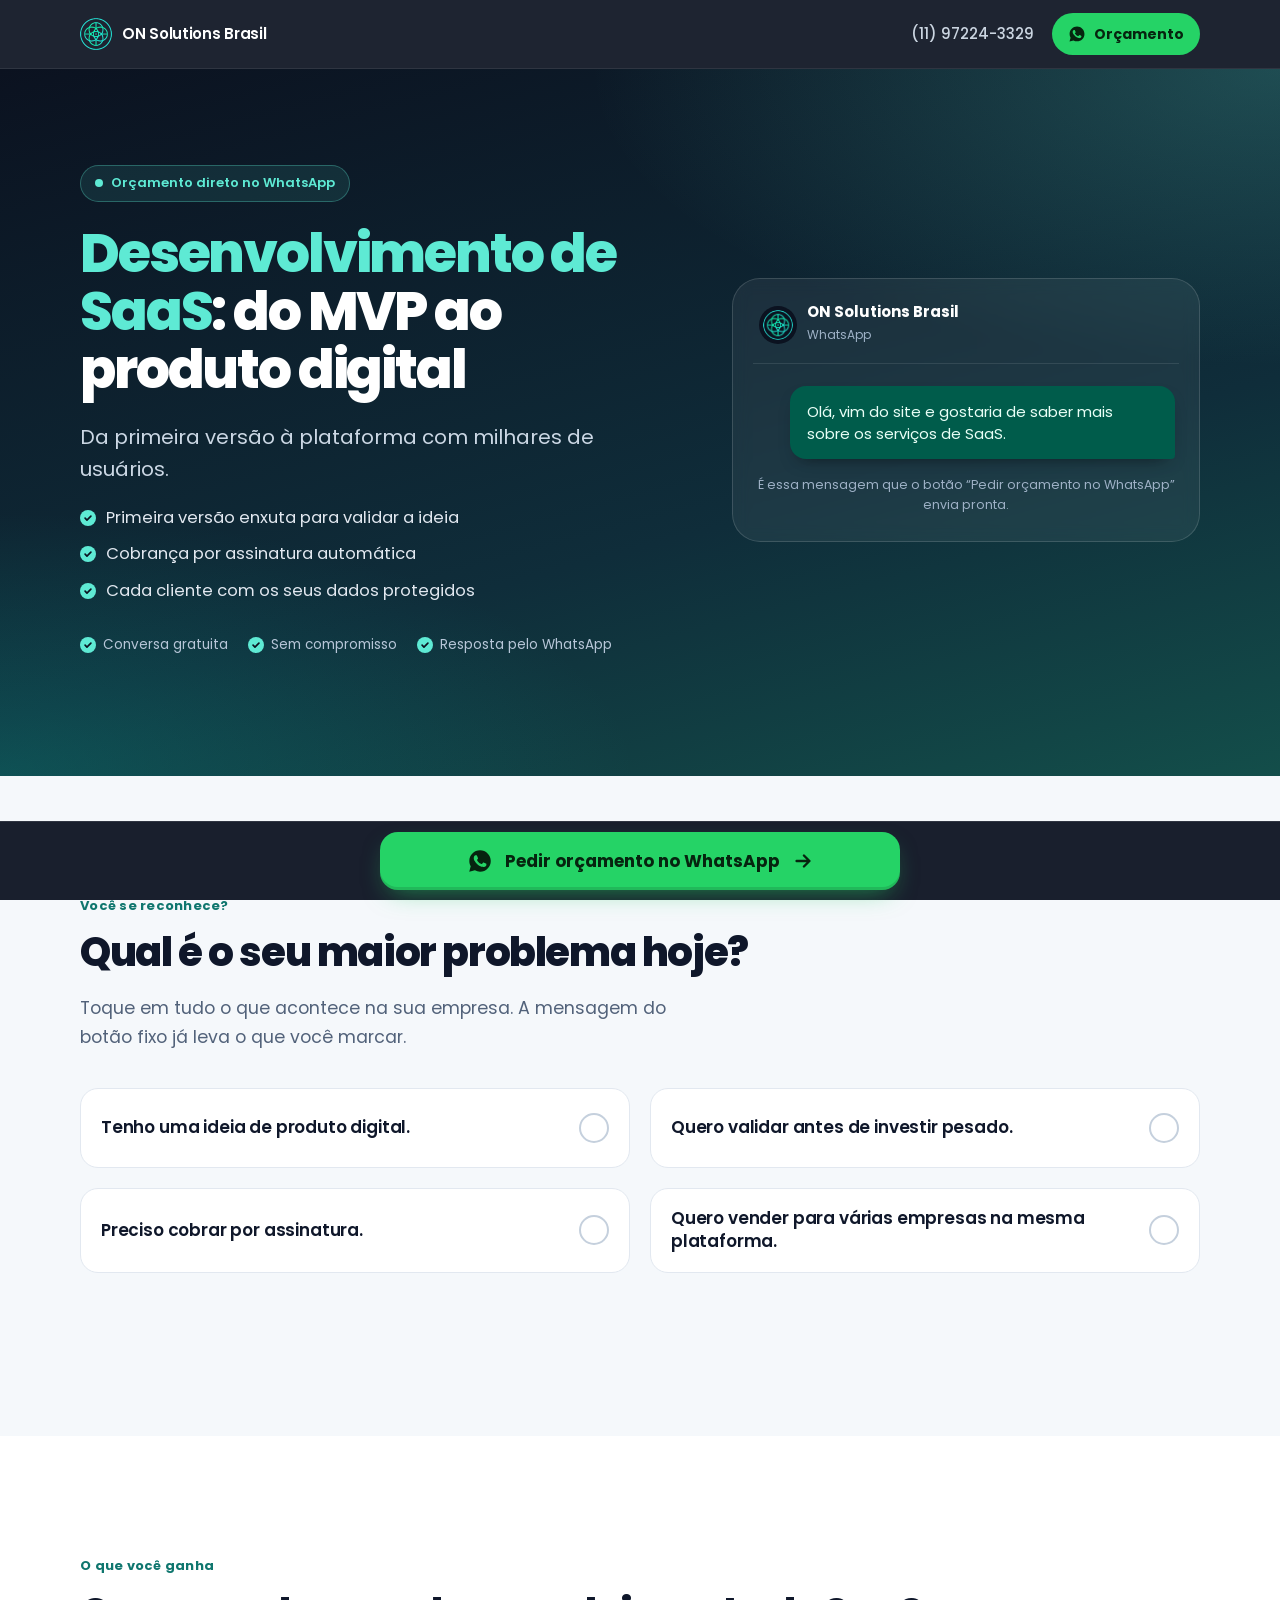
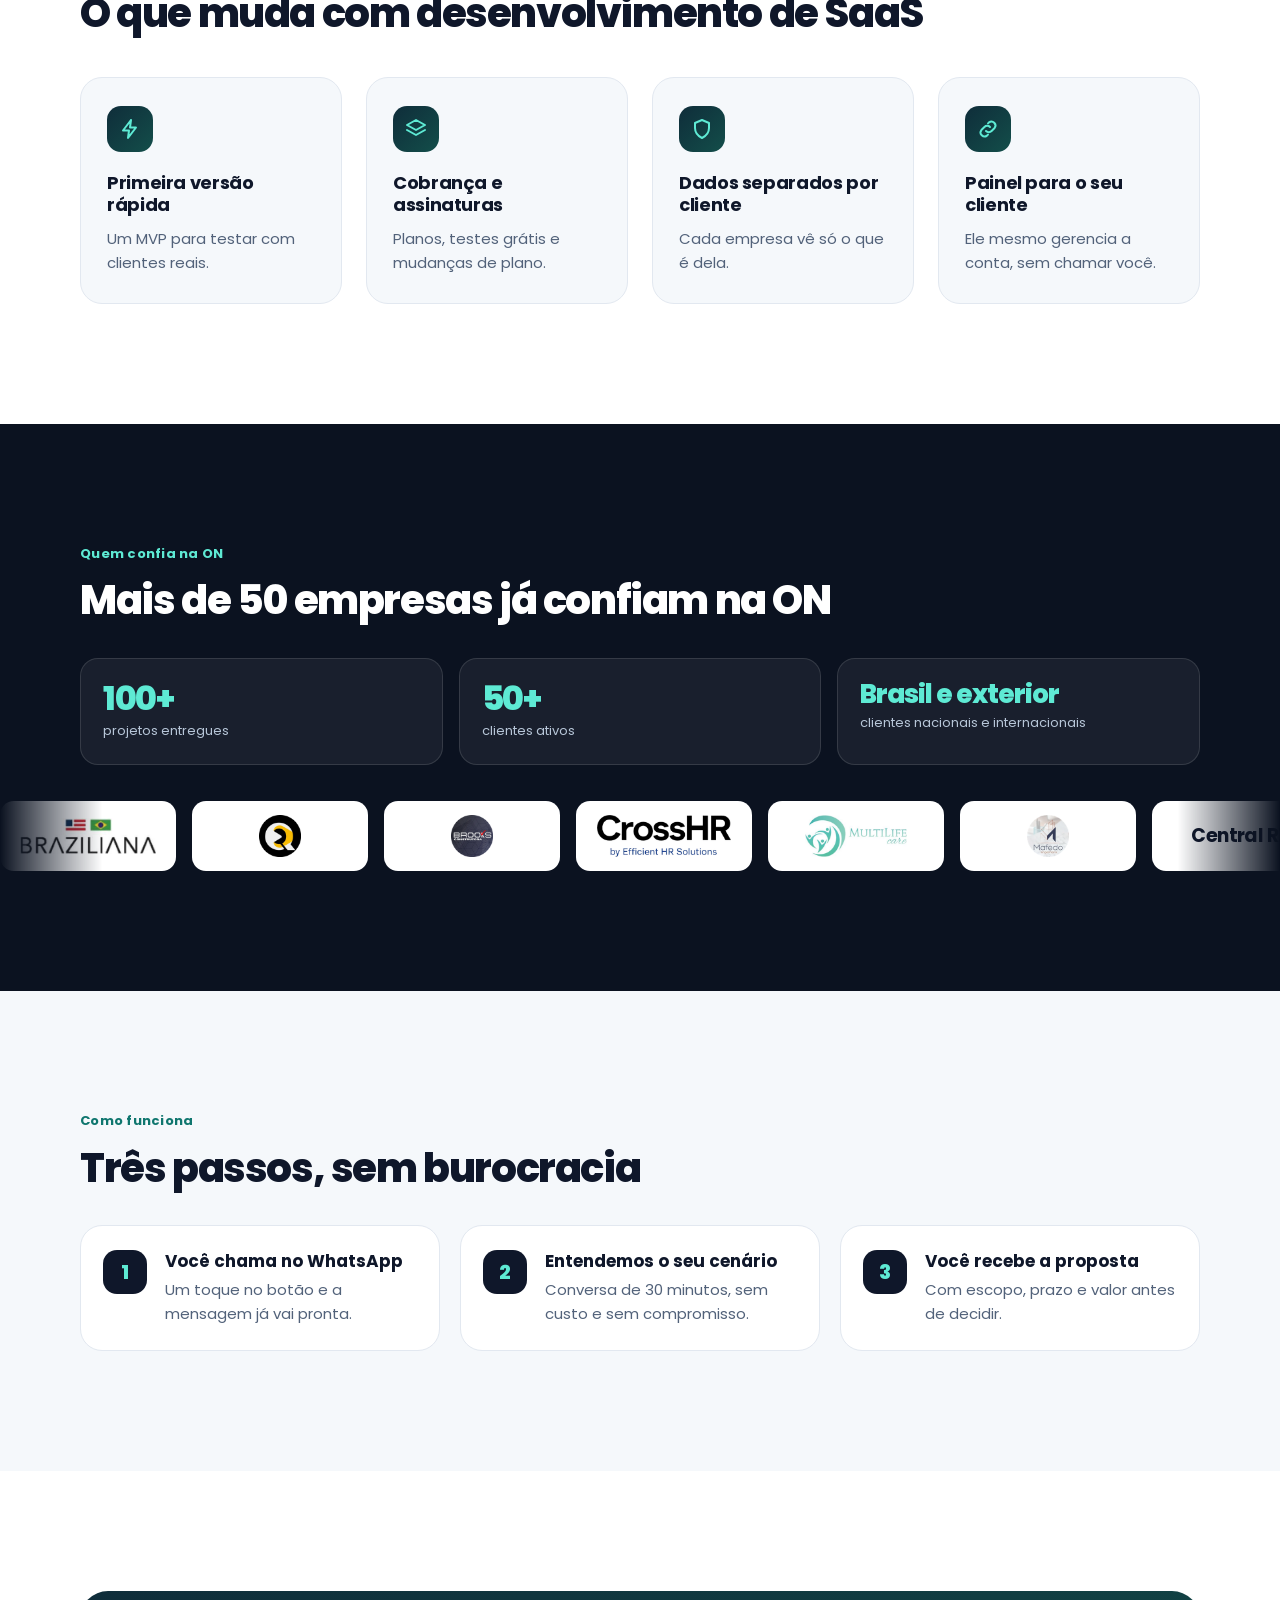
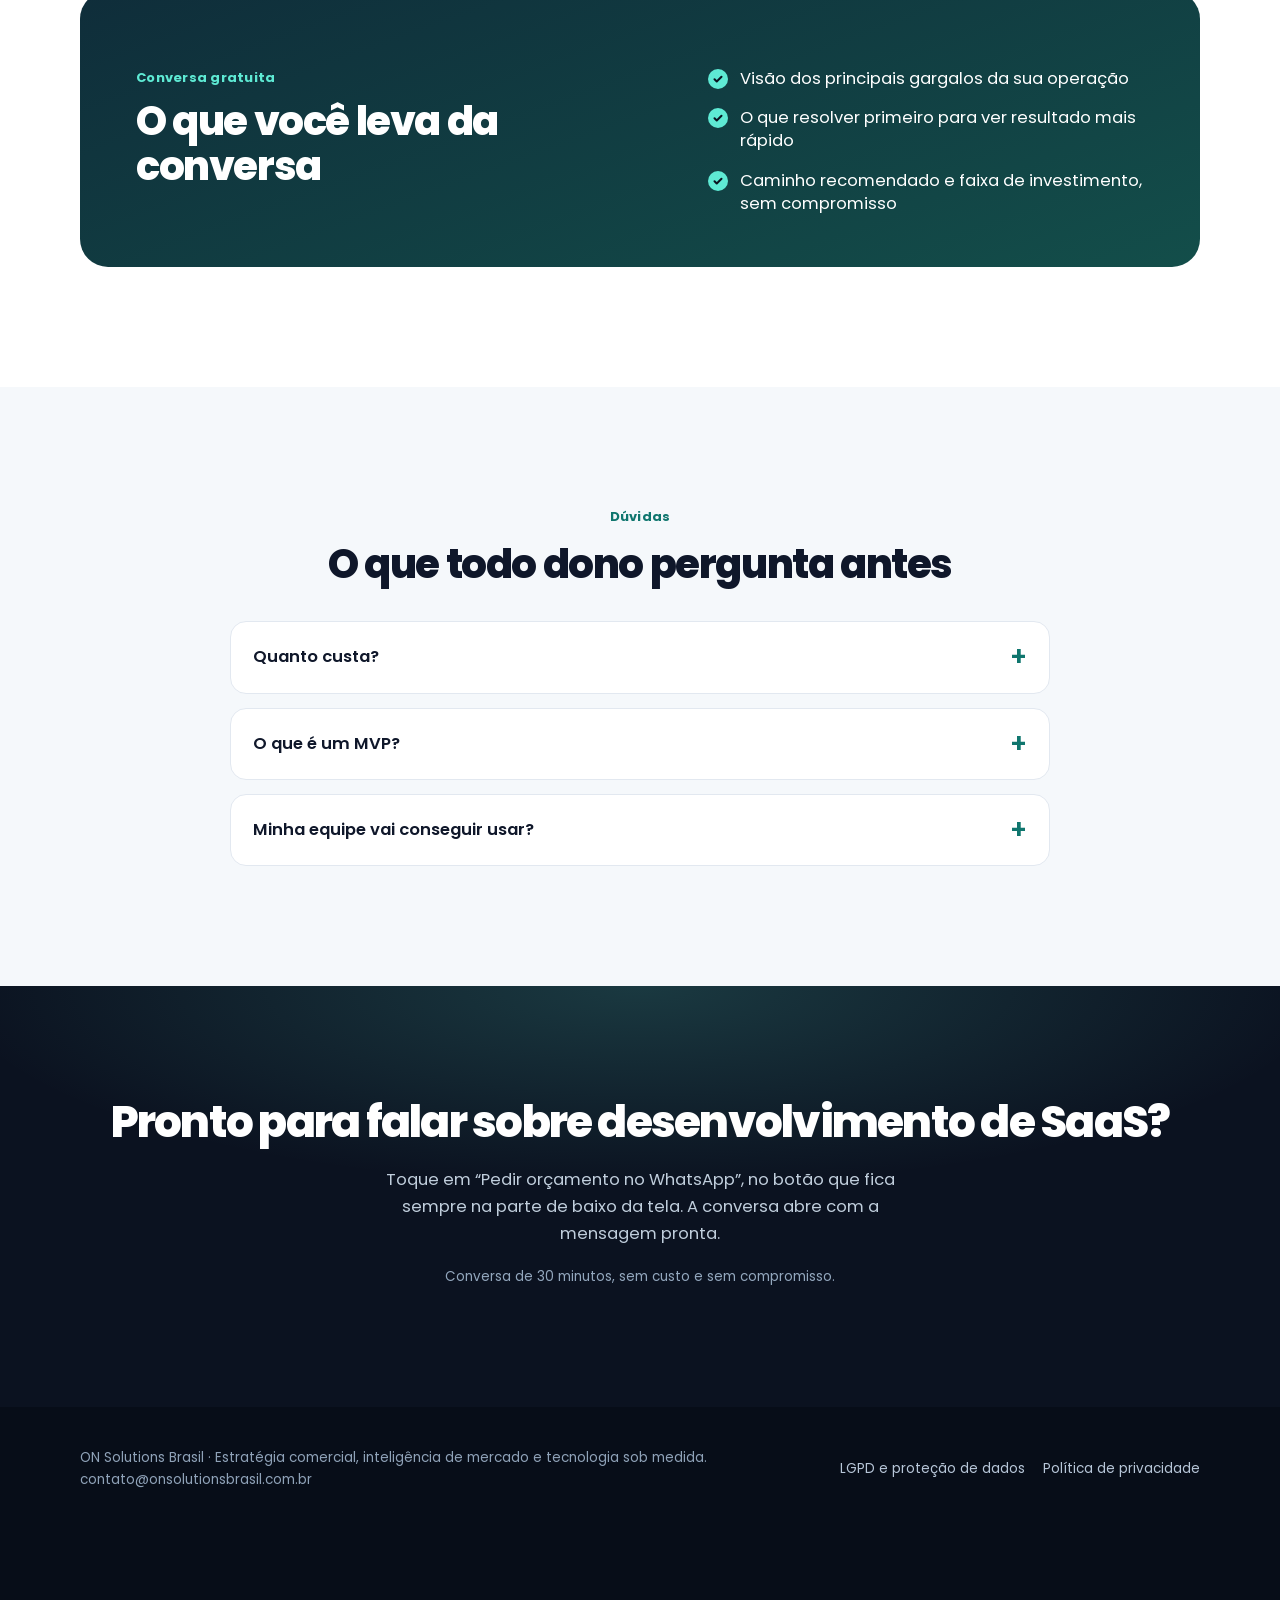
<file: index.html>
﻿<!DOCTYPE html>
<html lang="pt-BR">
<head>
<meta charset="UTF-8">
<meta name="viewport" content="width=device-width, initial-scale=1, viewport-fit=cover">
<meta name="theme-color" content="#0B1220">
<title>Desenvolvimento de SaaS | ON Solutions Brasil</title>
<meta name="description" content="Da primeira versão à plataforma com milhares de usuários.">
<meta name="robots" content="noindex,follow">
<link rel="canonical" href="https://onsolutionsbrasil.com.br/lp/desenvolvimento-de-saas/">
<link rel="icon" type="image/png" href="assets/img/favicon.png?v=2">
<link rel="apple-touch-icon" href="assets/img/favicon.png?v=2">
<link rel="preconnect" href="https://fonts.googleapis.com">
<link rel="preconnect" href="https://fonts.gstatic.com" crossorigin>
<link href="https://fonts.googleapis.com/css2?family=Poppins:wght@400;500;600;700;800&display=swap" rel="stylesheet">
<link rel="stylesheet" href="css/styles.css">
</head>
<body class="l2">
<header class="top"><div class="w top-in">
  <span class="brand"><img src="assets/img/favicon.png?v=2" alt="" width="32" height="32"><span>ON Solutions<span class="br"> Brasil</span></span></span>
  <div class="top-r">
    <a class="top-phone" data-wa="Olá, vim do site e gostaria de saber mais sobre os serviços de SaaS." data-pos="topo-telefone" data-wa-main href="#">(11) 97224-3329</a>
    <a class="top-btn" data-wa="Olá, vim do site e gostaria de saber mais sobre os serviços de SaaS." data-pos="topo" data-wa-main href="#"><svg viewBox="0 0 24 24" aria-hidden="true"><path d="M12.04 2C6.58 2 2.13 6.45 2.13 11.91c0 1.75.46 3.45 1.32 4.95L2.05 22l5.25-1.38a9.9 9.9 0 0 0 4.74 1.21c5.46 0 9.91-4.45 9.91-9.91S17.5 2 12.04 2Zm5.8 14.1c-.25.69-1.45 1.32-2 1.37-.5.05-1.13.07-1.82-.11-.42-.13-.96-.31-1.65-.6-2.9-1.25-4.8-4.17-4.95-4.36-.14-.19-1.18-1.57-1.18-3s.75-2.13 1.02-2.42c.26-.29.57-.36.76-.36h.55c.18 0 .42-.07.65.5.25.58.83 2 .9 2.15.07.14.12.31.02.5-.09.19-.14.31-.28.48-.14.17-.3.37-.43.5-.14.14-.29.29-.12.58.17.29.74 1.22 1.59 1.97 1.09.97 2.01 1.27 2.3 1.41.29.14.46.12.63-.07.17-.19.72-.84.91-1.13.19-.29.38-.24.65-.14.26.1 1.67.79 1.96.93.29.14.48.22.55.34.07.12.07.7-.18 1.39Z"/></svg>Orçamento</a>
  </div>
</div></header>
<main class="view" data-kind="lp2" data-route="lp/desenvolvimento-de-saas" data-service="SaaS" data-title="Desenvolvimento de SaaS | ON Solutions Brasil">
<section class="hero">
  <div class="w hero-grid">
    <div>
      <span class="badge"><i></i>Orçamento direto no WhatsApp</span>
      <h1 class="h"><mark>Desenvolvimento de SaaS</mark>: do MVP ao produto digital</h1>
      <p class="sub">Da primeira versão à plataforma com milhares de usuários.</p>
      <ul class="points"><li>Primeira versão enxuta para validar a ideia</li><li>Cobrança por assinatura automática</li><li>Cada cliente com os seus dados protegidos</li></ul>
      <div class="trust"><span>Conversa gratuita</span><span>Sem compromisso</span><span>Resposta pelo WhatsApp</span></div>
    </div>
    <div class="chat">
      <div class="chat-head"><img src="assets/img/favicon.png?v=2" alt="" width="38" height="38"><div><b>ON Solutions Brasil</b><small>WhatsApp</small></div></div>
      <div class="chat-body">
        <div class="bubble" data-bubble>Olá, vim do site e gostaria de saber mais sobre os serviços de SaaS.</div>
        <div class="chat-hint">É essa mensagem que o botão “Pedir orçamento no WhatsApp” envia pronta.</div>
      </div>
    </div>
  </div>
</section>
<section class="sec" id="dores">
  <div class="w">
    <div class="eyebrow">Você se reconhece?</div>
    <h2 class="t2">Qual é o seu maior problema hoje?</h2>
    <p class="lead2">Toque em tudo o que acontece na sua empresa. A mensagem do botão fixo já leva o que você marcar.</p>
    <div class="pains" role="group" aria-label="Seu maior desafio"><button type="button" class="pain" aria-pressed="false" data-q="Tenho uma ideia de produto digital."><span class="qt">Tenho uma ideia de produto digital.</span><span class="ck"><svg viewBox="0 0 24 24" aria-hidden="true"><path d="M5 12.5l4.5 4.5L19 7.5"/></svg></span></button><button type="button" class="pain" aria-pressed="false" data-q="Quero validar antes de investir pesado."><span class="qt">Quero validar antes de investir pesado.</span><span class="ck"><svg viewBox="0 0 24 24" aria-hidden="true"><path d="M5 12.5l4.5 4.5L19 7.5"/></svg></span></button><button type="button" class="pain" aria-pressed="false" data-q="Preciso cobrar por assinatura."><span class="qt">Preciso cobrar por assinatura.</span><span class="ck"><svg viewBox="0 0 24 24" aria-hidden="true"><path d="M5 12.5l4.5 4.5L19 7.5"/></svg></span></button><button type="button" class="pain" aria-pressed="false" data-q="Quero vender para várias empresas na mesma plataforma."><span class="qt">Quero vender para várias empresas na mesma plataforma.</span><span class="ck"><svg viewBox="0 0 24 24" aria-hidden="true"><path d="M5 12.5l4.5 4.5L19 7.5"/></svg></span></button></div>
    <p class="pains-hint" aria-live="polite" data-hint></p>
  </div>
</section>
<section class="sec sec-w" id="beneficios">
  <div class="w">
    <div class="eyebrow">O que você ganha</div>
    <h2 class="t2">O que muda com desenvolvimento de SaaS</h2>
    <div class="bens"><div class="ben"><div class="bi"><svg viewBox="0 0 24 24" aria-hidden="true"><path d="M13 3L5 13.5h6L10 21l8-10.5h-6z"/></svg></div><h3>Primeira versão rápida</h3><p>Um MVP para testar com clientes reais.</p></div><div class="ben"><div class="bi"><svg viewBox="0 0 24 24" aria-hidden="true"><path d="M12 3l9 5-9 5-9-5z"/><path d="M3 13l9 5 9-5"/></svg></div><h3>Cobrança e assinaturas</h3><p>Planos, testes grátis e mudanças de plano.</p></div><div class="ben"><div class="bi"><svg viewBox="0 0 24 24" aria-hidden="true"><path d="M12 3l7 3v5c0 4.5-3 8-7 10-4-2-7-5.5-7-10V6z"/></svg></div><h3>Dados separados por cliente</h3><p>Cada empresa vê só o que é dela.</p></div><div class="ben"><div class="bi"><svg viewBox="0 0 24 24" aria-hidden="true"><path d="M10 14a4 4 0 005.6 0l3-3a4 4 0 00-5.6-5.6l-1 1"/><path d="M14 10a4 4 0 00-5.6 0l-3 3a4 4 0 005.6 5.6l1-1"/></svg></div><h3>Painel para o seu cliente</h3><p>Ele mesmo gerencia a conta, sem chamar você.</p></div></div>
  </div>
</section>
<section class="sec proof" id="clientes">
  <div class="w">
    <div class="eyebrow">Quem confia na ON</div>
    <h2 class="t2">Mais de 50 empresas já confiam na ON</h2>
    <div class="stats">
      <div class="stat"><b>100+</b><span>projetos entregues</span></div>
      <div class="stat"><b>50+</b><span>clientes ativos</span></div>
      <div class="stat wide"><b>Brasil e exterior</b><span>clientes nacionais e internacionais</span></div>
    </div>
  </div>
  <div class="marq marquee" data-marquee aria-label="Clientes da ON Solutions"><div class="track" data-track><div class="chip"><img src="assets/img/clients/braziliana.png" alt="Logo Braziliana" decoding="async"></div><div class="chip"><img src="assets/img/clients/quatri-automacao.png" alt="Logo Quatri Automação" decoding="async"></div><div class="chip"><img src="assets/img/clients/brooks-construtora.png" alt="Logo Brooks Construtora" decoding="async"></div><div class="chip"><img src="assets/img/clients/crosshr.png" alt="Logo CrossHR" decoding="async"></div><div class="chip"><img src="assets/img/clients/multilife-care.png" alt="Logo MultiLife Care" decoding="async"></div><div class="chip"><img src="assets/img/clients/mafedo-engenharia.png" alt="Logo Mafedo Engenharia" decoding="async"></div><div class="chip"><span class="wm">Central RZ</span></div></div></div>
</section>
<section class="sec" id="como-funciona">
  <div class="w">
    <div class="eyebrow">Como funciona</div>
    <h2 class="t2">Três passos, sem burocracia</h2>
    <div class="steps2"><div class="st"><div class="n">1</div><div><b>Você chama no WhatsApp</b><p>Um toque no botão e a mensagem já vai pronta.</p></div></div><div class="st"><div class="n">2</div><div><b>Entendemos o seu cenário</b><p>Conversa de 30 minutos, sem custo e sem compromisso.</p></div></div><div class="st"><div class="n">3</div><div><b>Você recebe a proposta</b><p>Com escopo, prazo e valor antes de decidir.</p></div></div></div>
  </div>
</section>
<section class="sec sec-w" id="oferta">
  <div class="w">
    <div class="offer">
      <div>
        <div class="eyebrow" style="color:var(--mint)">Conversa gratuita</div>
        <h2 class="t2">O que você leva da conversa</h2>
      </div>
      <ul>
        <li>Visão dos principais gargalos da sua operação</li>
        <li>O que resolver primeiro para ver resultado mais rápido</li>
        <li>Caminho recomendado e faixa de investimento, sem compromisso</li>
      </ul>
    </div>
  </div>
</section>
<section class="sec" id="duvidas">
  <div class="w">
    <div class="eyebrow">Dúvidas</div>
    <h2 class="t2">O que todo dono pergunta antes</h2>
    <div class="faq"><details><summary>Quanto custa?</summary><p>Depende do que a sua empresa precisa. Na conversa gratuita entendemos o seu cenário e você recebe uma proposta com escopo, prazo e valor antes de decidir.</p></details><details><summary>O que é um MVP?</summary><p>É a primeira versão enxuta do produto, para testar com clientes reais antes de investir no resto.</p></details><details><summary>Minha equipe vai conseguir usar?</summary><p>A solução é desenhada em cima da rotina que sua equipe já tem, e não o contrário. Treinamos o time e acompanhamos o início de uso até todo mundo estar seguro.</p></details></div>
  </div>
</section>
<section class="final" id="conversa">
  <div class="w">
    <h2 class="h2 final-t">Pronto para falar sobre desenvolvimento de SaaS?</h2>
    <p class="lead3">Toque em “Pedir orçamento no WhatsApp”, no botão que fica sempre na parte de baixo da tela. A conversa abre com a mensagem pronta.</p>
    <p class="note">Conversa de 30 minutos, sem custo e sem compromisso.</p>
  </div>
</section>
</main>
<footer class="foot"><div class="w foot-in">
  <div>ON Solutions Brasil · Estratégia comercial, inteligência de mercado e tecnologia sob medida.<br>contato@onsolutionsbrasil.com.br</div>
  <div class="lk"><a href="lgpd.html">LGPD e proteção de dados</a><a href="politica-de-privacidade.html">Política de privacidade</a></div>
</div></footer>
<div class="sticky"><a class="cta" data-wa="Olá, vim do site e gostaria de saber mais sobre os serviços de SaaS." data-pos="barra-fixa" data-wa-main href="#"><svg viewBox="0 0 24 24" aria-hidden="true"><path d="M12.04 2C6.58 2 2.13 6.45 2.13 11.91c0 1.75.46 3.45 1.32 4.95L2.05 22l5.25-1.38a9.9 9.9 0 0 0 4.74 1.21c5.46 0 9.91-4.45 9.91-9.91S17.5 2 12.04 2Zm5.8 14.1c-.25.69-1.45 1.32-2 1.37-.5.05-1.13.07-1.82-.11-.42-.13-.96-.31-1.65-.6-2.9-1.25-4.8-4.17-4.95-4.36-.14-.19-1.18-1.57-1.18-3s.75-2.13 1.02-2.42c.26-.29.57-.36.76-.36h.55c.18 0 .42-.07.65.5.25.58.83 2 .9 2.15.07.14.12.31.02.5-.09.19-.14.31-.28.48-.14.17-.3.37-.43.5-.14.14-.29.29-.12.58.17.29.74 1.22 1.59 1.97 1.09.97 2.01 1.27 2.3 1.41.29.14.46.12.63-.07.17-.19.72-.84.91-1.13.19-.29.38-.24.65-.14.26.1 1.67.79 1.96.93.29.14.48.22.55.34.07.12.07.7-.18 1.39Z"/></svg><span>Pedir orçamento no WhatsApp</span><svg class="arr" viewBox="0 0 24 24" aria-hidden="true"><path d="M5 12h14M13 6l6 6-6 6"/></svg></a></div>
<script src="js/main.js" defer></script>
</body>
</html>
</file>
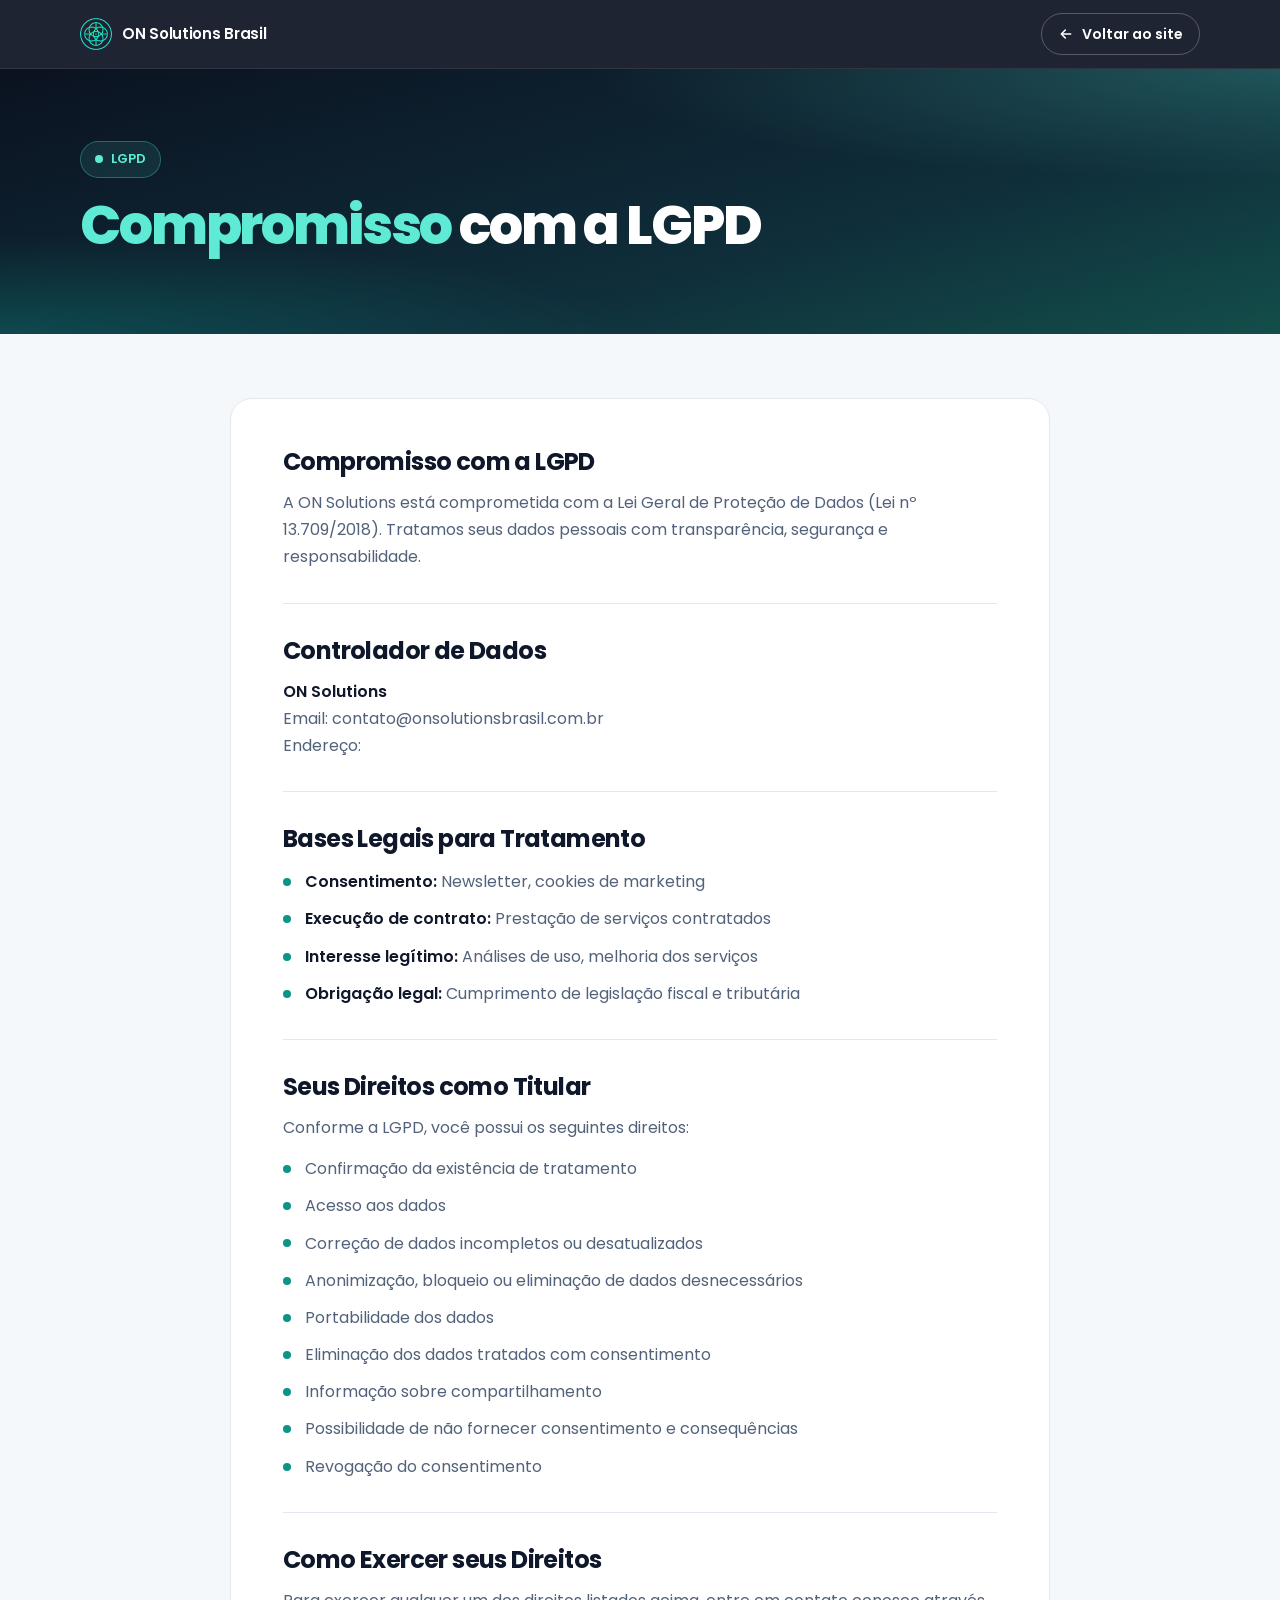
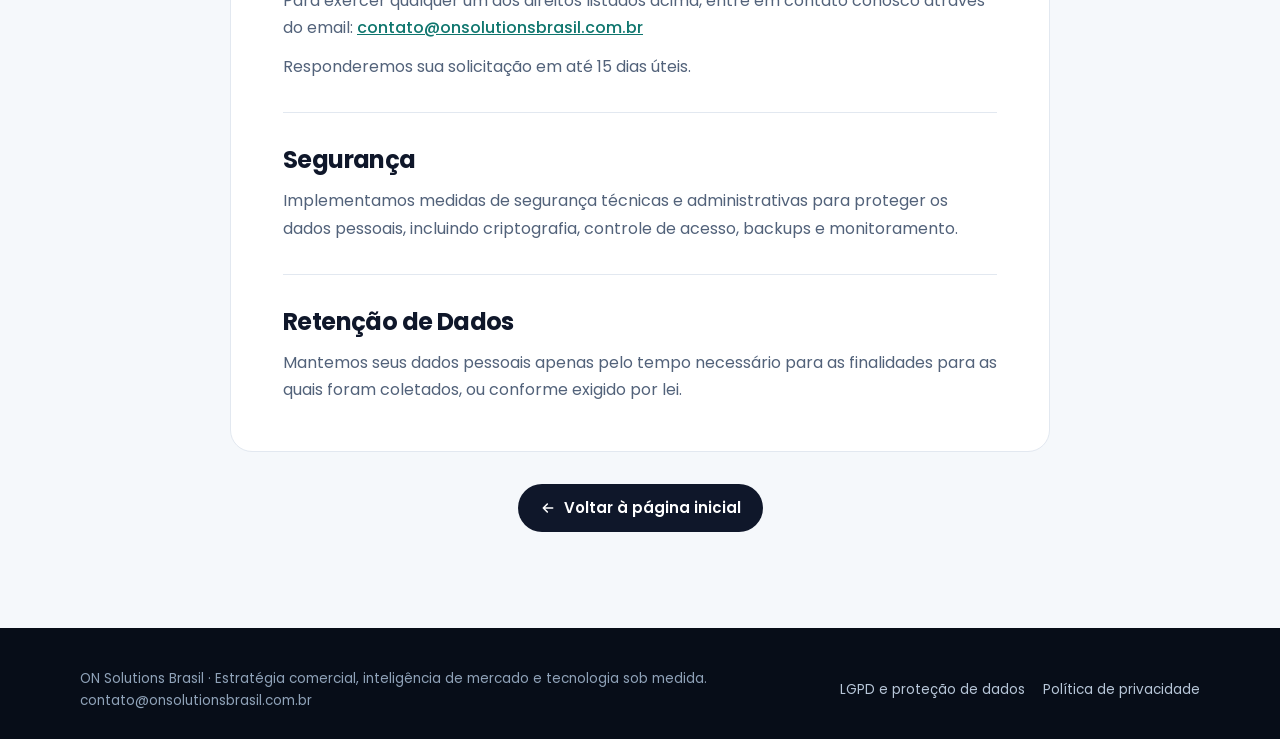
<file: lgpd.html>
<!DOCTYPE html>
<html lang="pt-BR">
<head>
<meta charset="UTF-8">
<meta name="viewport" content="width=device-width, initial-scale=1, viewport-fit=cover">
<meta name="theme-color" content="#0B1220">
<title>LGPD e proteção de dados | ON Solutions Brasil</title>
<meta name="robots" content="noindex,follow">
<link rel="icon" type="image/png" href="assets/img/favicon.png?v=2">
<link rel="apple-touch-icon" href="assets/img/favicon.png?v=2">
<link rel="preconnect" href="https://fonts.googleapis.com">
<link rel="preconnect" href="https://fonts.gstatic.com" crossorigin>
<link href="https://fonts.googleapis.com/css2?family=Poppins:wght@400;500;600;700;800&display=swap" rel="stylesheet">
<link rel="stylesheet" href="css/styles.css">
<link rel="stylesheet" href="css/legal.css">
</head>
<body>
<header class="top"><div class="w top-in">
  <a class="brand" href="index.html" aria-label="ON Solutions Brasil, voltar à página inicial"><img src="assets/img/favicon.png?v=2" alt="" width="32" height="32"><span>ON Solutions<span class="br"> Brasil</span></span></a>
  <div class="top-r">
    <a class="top-back" href="index.html"><svg viewBox="0 0 24 24" aria-hidden="true"><path d="M19 12H5M11 6l-6 6 6 6"/></svg>Voltar ao site</a>
  </div>
</div></header>

<section class="legal-hero">
  <div class="w">
    <span class="badge"><i></i>LGPD</span>
    <h1 class="h"><mark>Compromisso</mark> com a LGPD</h1>
  </div>
</section>

<main class="legal-main">
  <div class="w">
    <article class="legal-card">
      <section>
        <h2>Compromisso com a LGPD</h2>
        <p>A ON Solutions está comprometida com a Lei Geral de Proteção de Dados (Lei nº 13.709/2018). Tratamos seus dados pessoais com transparência, segurança e responsabilidade.</p>
      </section>

      <section>
        <h2>Controlador de Dados</h2>
        <p><strong>ON Solutions</strong><br>
        Email: contato@onsolutionsbrasil.com.br<br>
        Endereço:</p>
      </section>

      <section>
        <h2>Bases Legais para Tratamento</h2>
        <ul>
          <li><strong>Consentimento:</strong> Newsletter, cookies de marketing</li>
          <li><strong>Execução de contrato:</strong> Prestação de serviços contratados</li>
          <li><strong>Interesse legítimo:</strong> Análises de uso, melhoria dos serviços</li>
          <li><strong>Obrigação legal:</strong> Cumprimento de legislação fiscal e tributária</li>
        </ul>
      </section>

      <section>
        <h2>Seus Direitos como Titular</h2>
        <p>Conforme a LGPD, você possui os seguintes direitos:</p>
        <ul>
          <li>Confirmação da existência de tratamento</li>
          <li>Acesso aos dados</li>
          <li>Correção de dados incompletos ou desatualizados</li>
          <li>Anonimização, bloqueio ou eliminação de dados desnecessários</li>
          <li>Portabilidade dos dados</li>
          <li>Eliminação dos dados tratados com consentimento</li>
          <li>Informação sobre compartilhamento</li>
          <li>Possibilidade de não fornecer consentimento e consequências</li>
          <li>Revogação do consentimento</li>
        </ul>
      </section>

      <section>
        <h2>Como Exercer seus Direitos</h2>
        <p>Para exercer qualquer um dos direitos listados acima, entre em contato conosco através do email: <a href="mailto:contato@onsolutionsbrasil.com.br">contato@onsolutionsbrasil.com.br</a></p>
        <p>Responderemos sua solicitação em até 15 dias úteis.</p>
      </section>

      <section>
        <h2>Segurança</h2>
        <p>Implementamos medidas de segurança técnicas e administrativas para proteger os dados pessoais, incluindo criptografia, controle de acesso, backups e monitoramento.</p>
      </section>

      <section>
        <h2>Retenção de Dados</h2>
        <p>Mantemos seus dados pessoais apenas pelo tempo necessário para as finalidades para as quais foram coletados, ou conforme exigido por lei.</p>
      </section>
    </article>

    <div class="legal-back"><a class="back-link" href="index.html"><svg viewBox="0 0 24 24" aria-hidden="true"><path d="M19 12H5M11 6l-6 6 6 6"/></svg>Voltar à página inicial</a></div>
  </div>
</main>

<footer class="foot legal-foot"><div class="w foot-in">
  <div>ON Solutions Brasil · Estratégia comercial, inteligência de mercado e tecnologia sob medida.<br>contato@onsolutionsbrasil.com.br</div>
  <div class="lk"><a href="lgpd.html" aria-current="page">LGPD e proteção de dados</a><a href="politica-de-privacidade.html">Política de privacidade</a></div>
</div></footer>
</body>
</html>
</file>
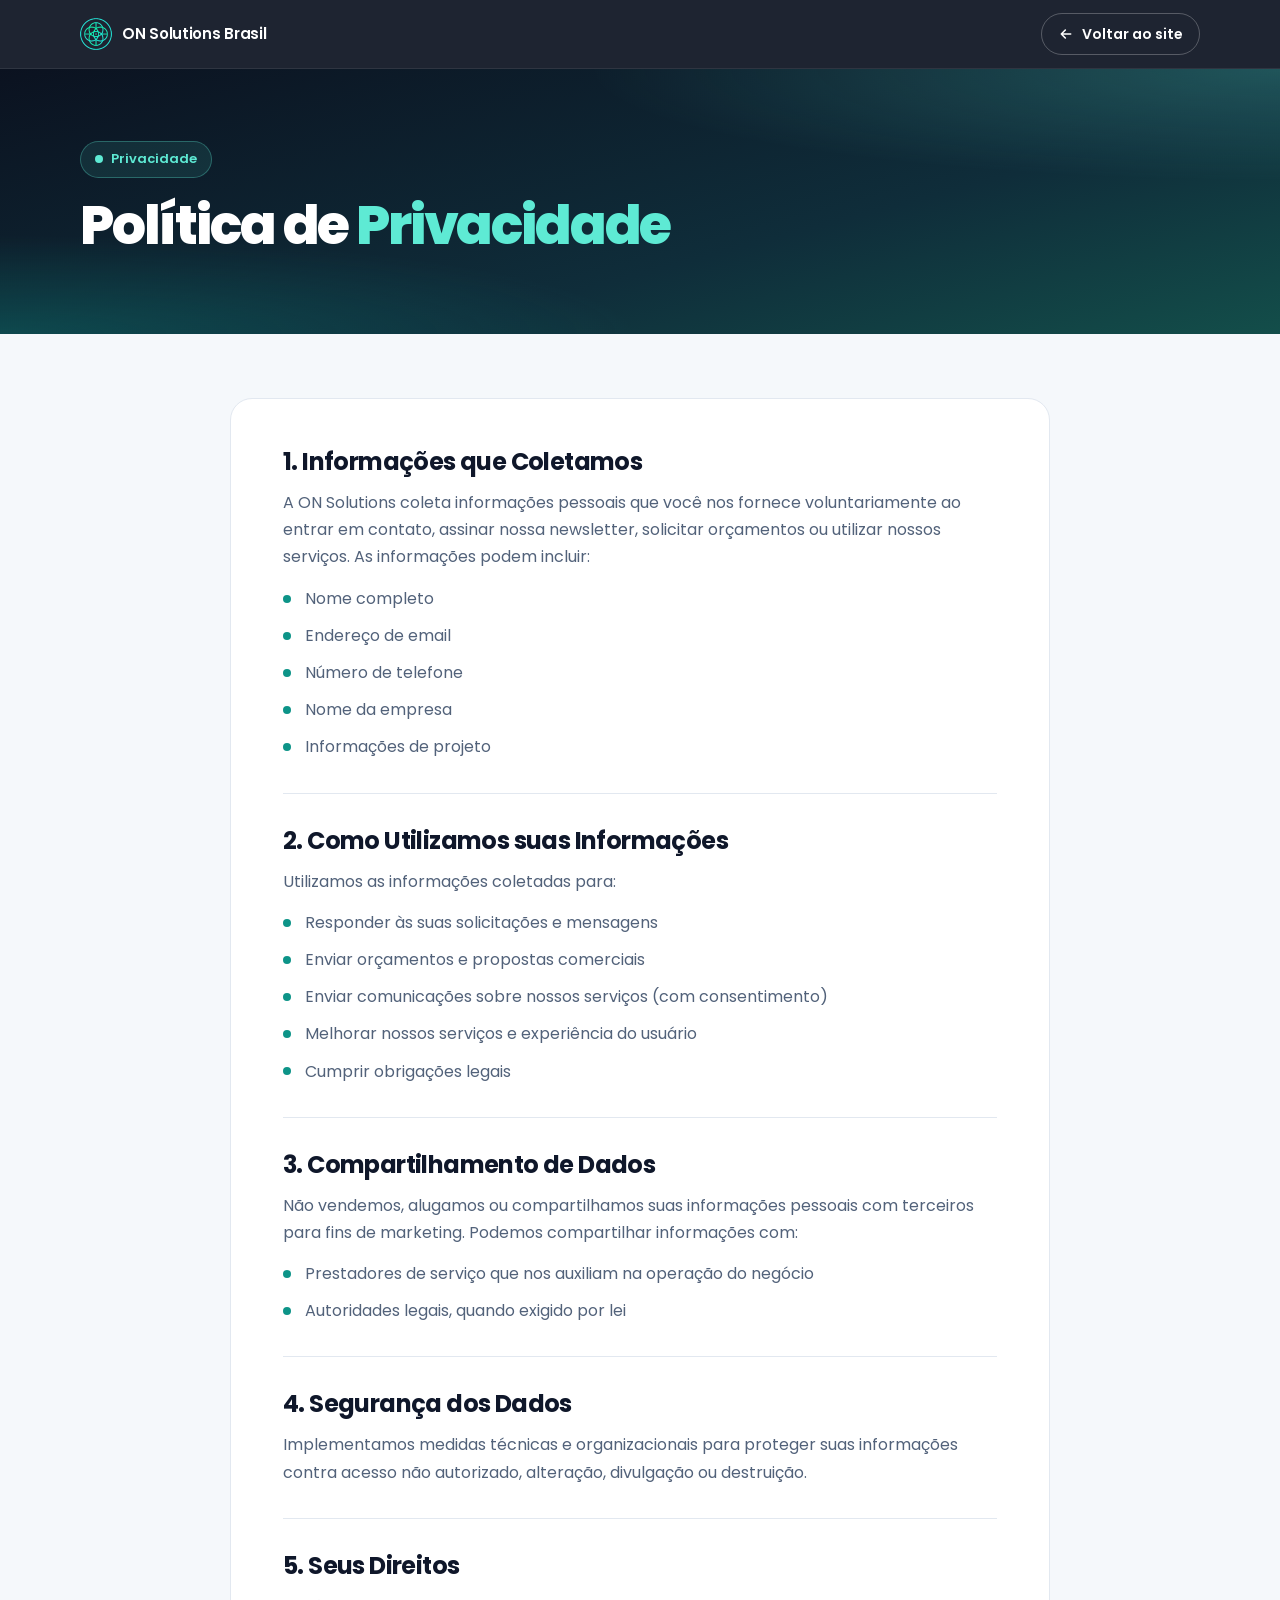
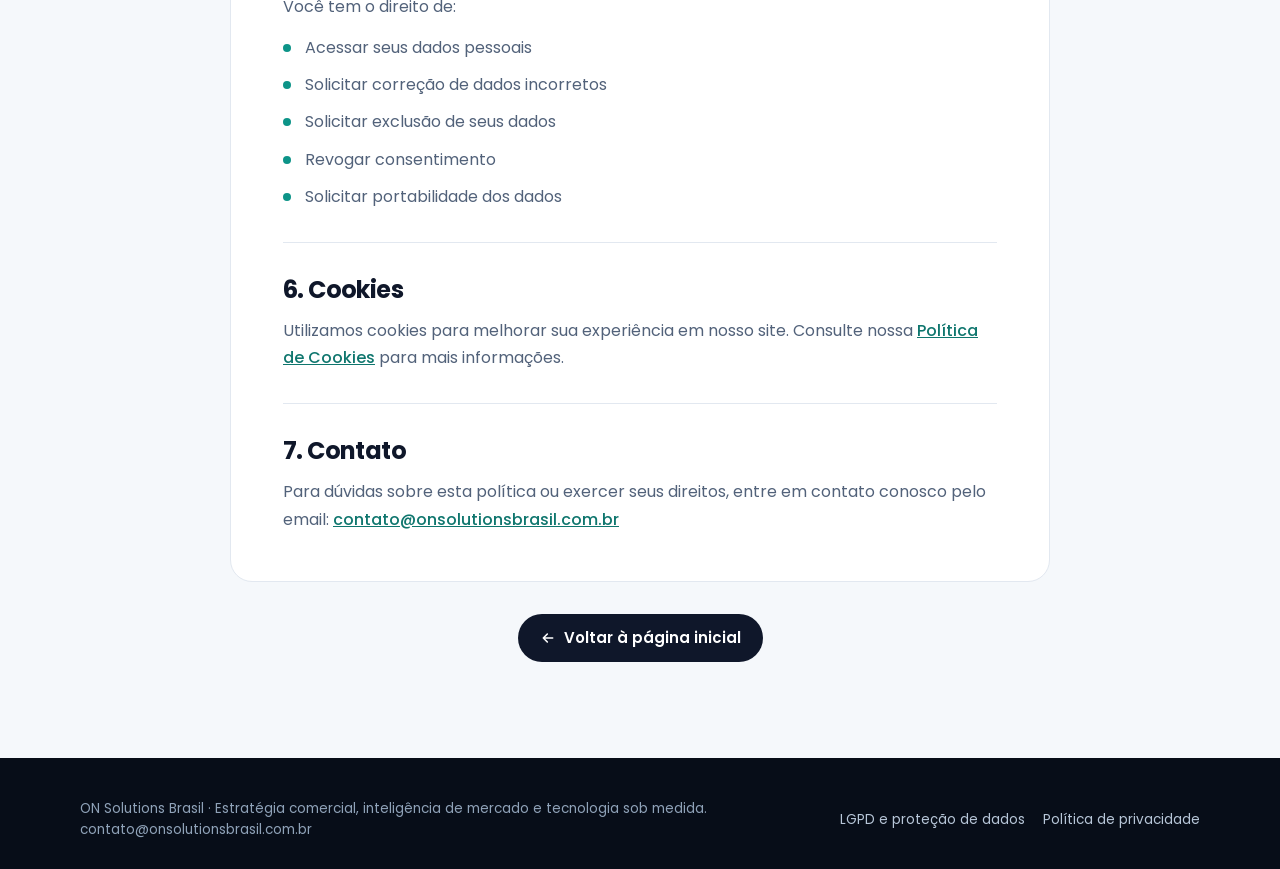
<file: politica-de-privacidade.html>
<!DOCTYPE html>
<html lang="pt-BR">
<head>
<meta charset="UTF-8">
<meta name="viewport" content="width=device-width, initial-scale=1, viewport-fit=cover">
<meta name="theme-color" content="#0B1220">
<title>Política de Privacidade | ON Solutions Brasil</title>
<meta name="robots" content="noindex,follow">
<link rel="icon" type="image/png" href="assets/img/favicon.png?v=2">
<link rel="apple-touch-icon" href="assets/img/favicon.png?v=2">
<link rel="preconnect" href="https://fonts.googleapis.com">
<link rel="preconnect" href="https://fonts.gstatic.com" crossorigin>
<link href="https://fonts.googleapis.com/css2?family=Poppins:wght@400;500;600;700;800&display=swap" rel="stylesheet">
<link rel="stylesheet" href="css/styles.css">
<link rel="stylesheet" href="css/legal.css">
</head>
<body>
<header class="top"><div class="w top-in">
  <a class="brand" href="index.html" aria-label="ON Solutions Brasil, voltar à página inicial"><img src="assets/img/favicon.png?v=2" alt="" width="32" height="32"><span>ON Solutions<span class="br"> Brasil</span></span></a>
  <div class="top-r">
    <a class="top-back" href="index.html"><svg viewBox="0 0 24 24" aria-hidden="true"><path d="M19 12H5M11 6l-6 6 6 6"/></svg>Voltar ao site</a>
  </div>
</div></header>

<section class="legal-hero">
  <div class="w">
    <span class="badge"><i></i>Privacidade</span>
    <h1 class="h">Política de <mark>Privacidade</mark></h1>
  </div>
</section>

<main class="legal-main">
  <div class="w">
    <article class="legal-card">
      <section>
        <h2>1. Informações que Coletamos</h2>
        <p>A ON Solutions coleta informações pessoais que você nos fornece voluntariamente ao entrar em contato, assinar nossa newsletter, solicitar orçamentos ou utilizar nossos serviços. As informações podem incluir:</p>
        <ul>
          <li>Nome completo</li>
          <li>Endereço de email</li>
          <li>Número de telefone</li>
          <li>Nome da empresa</li>
          <li>Informações de projeto</li>
        </ul>
      </section>

      <section>
        <h2>2. Como Utilizamos suas Informações</h2>
        <p>Utilizamos as informações coletadas para:</p>
        <ul>
          <li>Responder às suas solicitações e mensagens</li>
          <li>Enviar orçamentos e propostas comerciais</li>
          <li>Enviar comunicações sobre nossos serviços (com consentimento)</li>
          <li>Melhorar nossos serviços e experiência do usuário</li>
          <li>Cumprir obrigações legais</li>
        </ul>
      </section>

      <section>
        <h2>3. Compartilhamento de Dados</h2>
        <p>Não vendemos, alugamos ou compartilhamos suas informações pessoais com terceiros para fins de marketing. Podemos compartilhar informações com:</p>
        <ul>
          <li>Prestadores de serviço que nos auxiliam na operação do negócio</li>
          <li>Autoridades legais, quando exigido por lei</li>
        </ul>
      </section>

      <section>
        <h2>4. Segurança dos Dados</h2>
        <p>Implementamos medidas técnicas e organizacionais para proteger suas informações contra acesso não autorizado, alteração, divulgação ou destruição.</p>
      </section>

      <section>
        <h2>5. Seus Direitos</h2>
        <p>Você tem o direito de:</p>
        <ul>
          <li>Acessar seus dados pessoais</li>
          <li>Solicitar correção de dados incorretos</li>
          <li>Solicitar exclusão de seus dados</li>
          <li>Revogar consentimento</li>
          <li>Solicitar portabilidade dos dados</li>
        </ul>
      </section>

      <section>
        <h2>6. Cookies</h2>
        <p>Utilizamos cookies para melhorar sua experiência em nosso site. Consulte nossa <a href="https://onsolutionsbrasil.com.br/politica-de-cookies">Política de Cookies</a> para mais informações.</p>
      </section>

      <section>
        <h2>7. Contato</h2>
        <p>Para dúvidas sobre esta política ou exercer seus direitos, entre em contato conosco pelo email: <a href="mailto:contato@onsolutionsbrasil.com.br">contato@onsolutionsbrasil.com.br</a></p>
      </section>
    </article>

    <div class="legal-back"><a class="back-link" href="index.html"><svg viewBox="0 0 24 24" aria-hidden="true"><path d="M19 12H5M11 6l-6 6 6 6"/></svg>Voltar à página inicial</a></div>
  </div>
</main>

<footer class="foot legal-foot"><div class="w foot-in">
  <div>ON Solutions Brasil · Estratégia comercial, inteligência de mercado e tecnologia sob medida.<br>contato@onsolutionsbrasil.com.br</div>
  <div class="lk"><a href="lgpd.html">LGPD e proteção de dados</a><a href="politica-de-privacidade.html" aria-current="page">Política de privacidade</a></div>
</div></footer>
</body>
</html>
</file>
<file: css/styles.css>
/* ==========================================================================
   ON Solutions Brasil — Landing Page 08: Desenvolvimento de SaaS
   Estilos extraídos integralmente da referência 08-lp-desenvolvimento-de-saas.html
   Stack: CSS3 puro. Identidade visual preservada sem alterações.
   ========================================================================== */

:root {
  --ink: #0B1220;
  --navy: #0F172A;
  --bg: #F5F8FB;
  --line: #E2E8F0;
  --text: #0F172A;
  --soft: #52627A;
  --mint: #5EEAD4;
  --teal: #0D9488;
  --tealD: #0F766E;
  --wa: #25D366;
  --waD: #1EBE5B;
  --font: "Poppins", "Segoe UI", system-ui, -apple-system, sans-serif;
}

*,
*::before,
*::after {
  box-sizing: border-box;
}

html {
  scroll-behavior: smooth;
  -webkit-text-size-adjust: 100%;
}

body {
  margin: 0;
  font-family: var(--font);
  color: var(--text);
  background: var(--bg);
  line-height: 1.55;
  font-size: 16px;
  -webkit-font-smoothing: antialiased;
  overflow-x: hidden;
}

h1,
h2,
h3,
p,
ul {
  margin: 0;
}

ul {
  padding: 0;
  list-style: none;
}

a {
  color: inherit;
}

img {
  display: block;
  max-width: 100%;
}

.w {
  width: min(1120px, 100% - 32px);
  margin-inline: auto;
}

:focus-visible {
  outline: 3px solid var(--teal);
  outline-offset: 3px;
  border-radius: 10px;
}

.top :focus-visible,
.hero :focus-visible,
.proof :focus-visible,
.final :focus-visible,
.sticky :focus-visible {
  outline-color: var(--mint);
}

/* ----- Header (topo fixo) ----- */
.top {
  position: sticky;
  top: 0;
  z-index: 50;
  background: rgba(11, 18, 32, .92);
  backdrop-filter: blur(12px);
  -webkit-backdrop-filter: blur(12px);
  border-bottom: 1px solid rgba(255, 255, 255, .08);
}

.top-in {
  display: flex;
  align-items: center;
  justify-content: space-between;
  height: 60px;
  gap: 12px;
}

.brand {
  display: flex;
  align-items: center;
  gap: 10px;
  color: #fff;
  font-weight: 600;
  font-size: 15px;
  letter-spacing: -.02em;
  white-space: nowrap;
}

.brand img {
  width: 32px;
  height: 32px;
}

.top-r {
  display: flex;
  align-items: center;
  gap: 18px;
}

.top-phone {
  display: none;
  color: #CBD5E1;
  font-weight: 500;
  font-size: 15px;
  text-decoration: none;
}

.top-phone:hover {
  color: var(--mint);
}

.top-btn {
  display: inline-flex;
  align-items: center;
  gap: 8px;
  background: var(--wa);
  color: #06240F;
  font-weight: 700;
  font-size: 14px;
  padding: 10px 16px;
  border-radius: 999px;
  text-decoration: none;
  white-space: nowrap;
}

.top-btn svg {
  width: 18px;
  height: 18px;
  fill: currentColor;
}

@media(max-width:400px) {
  .brand .br {
    display: none;
  }
}

/* ----- Hero ----- */
.hero {
  background: radial-gradient(90% 70% at 100% 0%, rgba(94, 234, 212, .22), transparent 60%),
    radial-gradient(80% 60% at 0% 100%, rgba(13, 148, 136, .32), transparent 62%),
    linear-gradient(165deg, #0B1220 0%, #0F2D3A 62%, #134E4A 100%);
  color: #fff;
  padding: 26px 0 44px;
}

.hero-grid {
  display: grid;
  gap: 26px;
}

.badge {
  display: inline-flex;
  align-items: center;
  gap: 8px;
  font-size: 13px;
  font-weight: 600;
  color: var(--mint);
  background: rgba(94, 234, 212, .10);
  border: 1px solid rgba(94, 234, 212, .30);
  padding: 6px 12px;
  border-radius: 999px;
}

.badge i {
  width: 8px;
  height: 8px;
  border-radius: 50%;
  background: var(--mint);
  animation: ping 2s infinite;
}

@keyframes ping {
  0% {
    box-shadow: 0 0 0 0 rgba(94, 234, 212, .6);
  }

  70%,
  100% {
    box-shadow: 0 0 0 10px rgba(94, 234, 212, 0);
  }
}

.h {
  font-size: clamp(29px, 8.4vw, 54px);
  line-height: 1.05;
  font-weight: 800;
  letter-spacing: -.04em;
  margin-top: 16px;
}

.h mark {
  background: none;
  color: var(--mint);
}

.sub {
  margin-top: 14px;
  font-size: clamp(17px, 4.5vw, 20px);
  line-height: 1.45;
  color: #CBD7E4;
  max-width: 560px;
}

.points {
  display: none;
}

.cta {
  position: relative;
  display: flex;
  align-items: center;
  justify-content: center;
  gap: 12px;
  width: 100%;
  min-height: 62px;
  padding: 16px 22px;
  border-radius: 18px;
  background: var(--wa);
  color: #06240F;
  font-family: inherit;
  font-weight: 700;
  font-size: 18px;
  line-height: 1.2;
  text-decoration: none;
  text-align: center;
  box-shadow: 0 14px 34px -10px rgba(37, 211, 102, .65), inset 0 -3px 0 rgba(0, 0, 0, .12);
  overflow: hidden;
  transition: transform .15s, background .15s;
  -webkit-tap-highlight-color: transparent;
}

.cta:hover {
  background: var(--waD);
}

.cta:active {
  transform: translateY(1px) scale(.99);
}

.cta svg {
  width: 26px;
  height: 26px;
  flex: none;
  fill: currentColor;
}

.cta .arr {
  width: 22px;
  height: 22px;
  fill: none;
  stroke: currentColor;
  stroke-width: 2.6;
  stroke-linecap: round;
  stroke-linejoin: round;
}

.cta::after {
  content: "";
  position: absolute;
  inset: 0;
  background: linear-gradient(110deg, transparent 30%, rgba(255, 255, 255, .45) 50%, transparent 70%);
  transform: translateX(-120%);
  animation: shine 3.4s ease-in-out infinite;
  pointer-events: none;
}

@keyframes shine {

  0%,
  55% {
    transform: translateX(-120%);
  }

  100% {
    transform: translateX(120%);
  }
}

.trust {
  display: flex;
  flex-wrap: wrap;
  gap: 8px 16px;
  margin-top: 16px;
  font-size: 13.5px;
  color: #B7C6D8;
}

.trust span {
  display: inline-flex;
  align-items: center;
  gap: 7px;
}

.trust span::before,
.points li::before,
.offer li::before {
  content: "";
  flex: none;
  width: 16px;
  height: 16px;
  border-radius: 50%;
  background: var(--mint) url("data:image/svg+xml,%3Csvg xmlns='http://www.w3.org/2000/svg' viewBox='0 0 24 24' fill='none' stroke='%230B1220' stroke-width='4' stroke-linecap='round' stroke-linejoin='round'%3E%3Cpath d='M5 12.5l4.5 4.5L19 7.5'/%3E%3C/svg%3E") center/10px no-repeat;
}

.chat {
  display: block;
  text-decoration: none;
  color: #fff;
  background: rgba(255, 255, 255, .06);
  border: 1px solid rgba(255, 255, 255, .14);
  border-radius: 24px;
  padding: 14px;
  backdrop-filter: blur(8px);
  -webkit-backdrop-filter: blur(8px);
}

.chat-head {
  display: flex;
  align-items: center;
  gap: 10px;
  padding: 4px 6px 12px;
  border-bottom: 1px solid rgba(255, 255, 255, .10);
}

.chat-head img {
  width: 38px;
  height: 38px;
  border-radius: 50%;
  background: #0B1220;
  padding: 4px;
}

.chat-head b {
  display: block;
  font-size: 15px;
  line-height: 1.2;
}

.chat-head small {
  font-size: 12px;
  color: #9FB2C7;
}

.chat-body {
  padding: 16px 4px 4px;
  display: flex;
  flex-direction: column;
  gap: 12px;
}

.bubble {
  align-self: flex-end;
  max-width: 92%;
  background: #005C4B;
  color: #E9FFF7;
  border-radius: 16px 16px 4px 16px;
  padding: 12px 14px;
  font-size: 15px;
  line-height: 1.45;
  box-shadow: 0 8px 18px -10px rgba(0, 0, 0, .6);
}

.chat-hint {
  font-size: 12.5px;
  color: #9FB2C7;
  text-align: center;
}

/* ----- Seções genéricas ----- */
.sec {
  padding: 52px 0;
}

.sec-w {
  background: #fff;
}

.eyebrow {
  font-size: 13px;
  font-weight: 700;
  color: var(--tealD);
  letter-spacing: .02em;
}

.t2 {
  font-size: clamp(26px, 6.8vw, 40px);
  line-height: 1.1;
  font-weight: 800;
  letter-spacing: -.035em;
  margin-top: 8px;
}

.lead2 {
  margin-top: 12px;
  color: var(--soft);
  font-size: 16.5px;
  max-width: 620px;
}

/* ----- Dores (botões toggle) ----- */
.pains {
  display: grid;
  gap: 12px;
  margin-top: 24px;
}

.pain {
  display: flex;
  align-items: center;
  gap: 14px;
  width: 100%;
  min-height: 68px;
  padding: 14px 16px;
  border-radius: 18px;
  background: #fff;
  border: 1.5px solid var(--line);
  font-family: inherit;
  font-weight: 600;
  font-size: 17px;
  line-height: 1.3;
  letter-spacing: -.01em;
  color: inherit;
  text-align: left;
  cursor: pointer;
  transition: border-color .15s, background .15s, transform .15s;
  -webkit-tap-highlight-color: transparent;
}

.pain:hover {
  border-color: #9DDBB8;
}

.pain:active {
  transform: scale(.99);
}

.pain .qt {
  flex: 1;
}

.pain .ck {
  flex: none;
  width: 30px;
  height: 30px;
  border-radius: 50%;
  border: 2px solid #C5D0DD;
  display: grid;
  place-items: center;
  transition: background .15s, border-color .15s;
}

.pain .ck svg {
  width: 16px;
  height: 16px;
  fill: none;
  stroke: #fff;
  stroke-width: 3.4;
  stroke-linecap: round;
  stroke-linejoin: round;
  opacity: 0;
}

.pain[aria-pressed=true] {
  border-color: var(--wa);
  background: #F0FFF6;
}

.pain[aria-pressed=true] .ck {
  background: var(--wa);
  border-color: var(--wa);
}

.pain[aria-pressed=true] .ck svg {
  opacity: 1;
}

.pains-hint {
  margin-top: 14px;
  font-size: 14px;
  color: var(--soft);
  text-align: center;
  min-height: 21px;
}

/* ----- Benefícios ----- */
.bens {
  display: grid;
  gap: 14px;
  margin-top: 26px;
}

.ben {
  background: var(--bg);
  border: 1px solid var(--line);
  border-radius: 20px;
  padding: 20px;
}

.bi {
  width: 46px;
  height: 46px;
  border-radius: 14px;
  background: linear-gradient(135deg, #0F2D3A, #134E4A);
  display: grid;
  place-items: center;
  margin-bottom: 14px;
}

.bi svg {
  width: 24px;
  height: 24px;
  stroke: var(--mint);
  fill: none;
  stroke-width: 2;
  stroke-linecap: round;
  stroke-linejoin: round;
}

.ben h3 {
  font-size: 18px;
  font-weight: 700;
  letter-spacing: -.02em;
  line-height: 1.25;
}

.ben p {
  margin-top: 6px;
  color: var(--soft);
  font-size: 15px;
}

/* ----- Prova social ----- */
.proof {
  background: #0B1220;
  color: #fff;
}

.proof .eyebrow {
  color: var(--mint);
}

.stats {
  display: grid;
  grid-template-columns: 1fr 1fr;
  gap: 12px;
  margin-top: 22px;
}

.stat {
  background: rgba(255, 255, 255, .06);
  border: 1px solid rgba(255, 255, 255, .12);
  border-radius: 18px;
  padding: 16px;
}

.stat b {
  display: block;
  font-size: 34px;
  font-weight: 800;
  letter-spacing: -.04em;
  line-height: 1;
  color: var(--mint);
}

.stat span {
  display: block;
  margin-top: 6px;
  font-size: 13px;
  color: #B7C6D8;
}

.stat.wide {
  grid-column: 1/-1;
}

.stat.wide b {
  font-size: 26px;
}

/* ----- Marquee de clientes ----- */
.marq {
  margin-top: 22px;
  overflow-x: auto;
  scrollbar-width: none;
  -webkit-mask-image: linear-gradient(90deg, transparent, #000 8%, #000 92%, transparent);
  mask-image: linear-gradient(90deg, transparent, #000 8%, #000 92%, transparent);
}

.marq::-webkit-scrollbar {
  display: none;
}

.marq.is-looping {
  overflow: hidden;
}

.track {
  display: flex;
  width: max-content;
}

.marq.is-looping .track {
  animation: mq var(--dur, 40s) linear infinite;
  will-change: transform;
}

.marq.is-looping.is-paused .track {
  animation-play-state: paused;
}

@keyframes mq {
  to {
    transform: translateX(-50%);
  }
}

.chip {
  flex: none;
  width: 168px;
  height: 64px;
  margin-right: 12px;
  background: #fff;
  border-radius: 14px;
  display: flex;
  align-items: center;
  justify-content: center;
  padding: 10px 16px;
}

.chip img {
  max-width: 136px;
  max-height: 42px;
  width: auto;
  height: auto;
  object-fit: contain;
}

.chip .wm {
  font-weight: 700;
  font-size: 19px;
  letter-spacing: -.03em;
  color: #0F172A;
}

/* ----- Como funciona (passos) ----- */
.steps2 {
  display: grid;
  gap: 12px;
  margin-top: 24px;
}

.st {
  display: flex;
  gap: 16px;
  align-items: flex-start;
  background: #fff;
  border: 1px solid var(--line);
  border-radius: 20px;
  padding: 18px;
}

.st .n {
  flex: none;
  width: 44px;
  height: 44px;
  border-radius: 14px;
  background: var(--navy);
  color: var(--mint);
  font-weight: 800;
  font-size: 20px;
  display: grid;
  place-items: center;
}

.st b {
  display: block;
  font-size: 17px;
  line-height: 1.3;
}

.st p {
  color: var(--soft);
  font-size: 15px;
  margin-top: 2px;
}

/* ----- Oferta ----- */
.offer {
  background: linear-gradient(160deg, #0F2D3A, #134E4A);
  border-radius: 26px;
  color: #fff;
  padding: 26px 22px;
}

.offer .t2 {
  margin-top: 6px;
}

.offer ul {
  display: grid;
  gap: 12px;
  margin: 18px 0 24px;
}

.offer li {
  display: flex;
  gap: 12px;
  align-items: flex-start;
  font-size: 16.5px;
  line-height: 1.4;
}

.offer li::before {
  margin-top: 2px;
  width: 20px;
  height: 20px;
  background-size: 12px;
}

/* ----- FAQ ----- */
#duvidas .eyebrow,
#duvidas .t2 {
  text-align: center;
}

.faq {
  display: grid;
  gap: 10px;
  margin-top: 22px;
}

details {
  background: #fff;
  border: 1px solid var(--line);
  border-radius: 16px;
}

summary {
  cursor: pointer;
  list-style: none;
  padding: 18px;
  font-weight: 600;
  font-size: 16.5px;
  display: flex;
  justify-content: space-between;
  gap: 12px;
  align-items: center;
  min-height: 58px;
  -webkit-tap-highlight-color: transparent;
}

summary::-webkit-details-marker {
  display: none;
}

summary::after {
  content: "+";
  font-size: 26px;
  line-height: 1;
  color: var(--tealD);
  flex: none;
}

details[open] summary::after {
  content: "\2013";
}

details p {
  padding: 0 18px 18px;
  color: var(--soft);
  font-size: 15.5px;
}

/* ----- Final ----- */
.final {
  background: radial-gradient(90% 80% at 50% 0%, rgba(94, 234, 212, .18), transparent 60%), #0B1220;
  color: #fff;
  text-align: center;
  padding: 58px 0 64px;
}

.final .h2 {
  font-size: clamp(28px, 7.4vw, 44px);
  font-weight: 800;
  letter-spacing: -.04em;
  line-height: 1.08;
}

.final p.lead3 {
  color: #C0CEDC;
  margin: 14px auto 26px;
  max-width: 520px;
  font-size: 16.5px;
}

.note {
  margin-top: 14px;
  font-size: 13.5px;
  color: #93A7BD;
}

/* ----- Footer ----- */
.foot {
  background: #070D18;
  color: #8FA2B8;
  padding: 28px 0 calc(28px + 84px);
  font-size: 13.5px;
}

.foot-in {
  display: grid;
  gap: 14px;
}

.foot a {
  color: #B7C6D8;
  text-decoration: none;
}

.foot a:hover {
  text-decoration: underline;
}

.foot .lk {
  display: flex;
  flex-wrap: wrap;
  gap: 6px 18px;
}

/* ----- Botão fixo WhatsApp ----- */
.sticky {
  position: fixed;
  left: 0;
  right: 0;
  bottom: 0;
  z-index: 60;
  padding: 10px 14px calc(10px + env(safe-area-inset-bottom));
  background: rgba(11, 18, 32, .94);
  backdrop-filter: blur(12px);
  -webkit-backdrop-filter: blur(12px);
  border-top: 1px solid rgba(255, 255, 255, .10);
  animation: up .5s .5s both;
}

@keyframes up {
  from {
    transform: translateY(110%);
  }

  to {
    transform: none;
  }
}

.sticky .cta {
  min-height: 58px;
  font-size: 17px;
  max-width: 520px;
  margin-inline: auto;
  box-shadow: 0 10px 26px -10px rgba(37, 211, 102, .6), inset 0 -3px 0 rgba(0, 0, 0, .12);
}

/* ----- Índice (não usado nesta LP, preservado da referência) ----- */
.idx {
  display: grid;
  gap: 12px;
  margin-top: 22px;
}

.idx a {
  display: block;
  background: #fff;
  border: 1px solid var(--line);
  border-radius: 16px;
  padding: 16px;
  text-decoration: none;
}

.idx b {
  display: block;
  font-size: 17px;
}

.idx span {
  display: block;
  color: var(--soft);
  font-size: 14.5px;
  margin-top: 2px;
}

.idx code {
  display: block;
  margin-top: 8px;
  font-size: 12.5px;
  background: var(--bg);
  padding: 6px 8px;
  border-radius: 8px;
  word-break: break-all;
  color: #334155;
}

/* ==========================================================================
   Responsividade (media queries na mesma ordem da referência)
   ========================================================================== */

@media(max-width:430px) {
  .cta .arr {
    display: none;
  }

  .cta {
    padding: 16px 16px;
    font-size: 17px;
    gap: 10px;
  }
}

@media(max-width:380px) {

  .cta,
  .sticky .cta {
    font-size: 16px;
    gap: 10px;
    padding: 14px 14px;
  }
}

@media(max-width:340px) {

  .cta,
  .sticky .cta {
    font-size: 14.5px;
    gap: 8px;
    padding: 14px 10px;
  }

  .cta svg {
    width: 22px;
    height: 22px;
  }
}

@media(min-width:860px) {
  .top-in {
    height: 68px;
  }

  .top-phone {
    display: block;
  }

  .hero {
    padding: 64px 0 88px;
  }

  .hero-grid {
    grid-template-columns: 1.1fr .9fr;
    align-items: center;
    gap: 56px;
  }

  .points {
    display: grid;
    gap: 10px;
    margin-top: 20px;
    font-size: 16.5px;
    color: #E2E8F0;
  }

  .points li {
    display: flex;
    gap: 10px;
    align-items: center;
  }

  .sec {
    padding: 84px 0;
  }

  .pains {
    grid-template-columns: 1fr 1fr;
  }

  .bens {
    grid-template-columns: repeat(4, 1fr);
  }

  .steps2 {
    grid-template-columns: repeat(3, 1fr);
  }

  .stats {
    grid-template-columns: repeat(3, 1fr);
  }

  .stat.wide {
    grid-column: auto;
  }

  .offer {
    padding: 44px 48px;
    display: grid;
    grid-template-columns: 1.2fr 1fr;
    gap: 32px;
    align-items: center;
  }

  .offer ul {
    margin: 0;
  }

  .foot-in {
    grid-template-columns: 1fr auto;
    align-items: center;
  }

  .faq {
    max-width: 820px;
    margin-inline: auto;
  }
}

/* ----- Ajustes finos (segundo bloco de refinamento da referência) ----- */
.w {
  width: min(1120px, 100% - 40px);
}

body {
  line-height: 1.6;
}

.top {
  transition: transform .3s ease;
}

.top.hide {
  transform: translateY(-100%);
}

.hero {
  padding: 40px 0 64px;
}

.hero-grid {
  gap: 40px;
}

.h {
  margin-top: 22px;
  line-height: 1.08;
}

.badge {
  padding: 7px 14px;
}

.sub {
  margin-top: 22px;
  line-height: 1.6;
}

.trust {
  margin-top: 30px;
  gap: 12px 20px;
}

.chat {
  padding: 20px;
  border-radius: 28px;
}

.chat-head {
  padding: 4px 6px 16px;
}

.chat-body {
  padding: 22px 4px 6px;
  gap: 16px;
}

.bubble {
  padding: 15px 17px;
}

.sec {
  padding: 76px 0;
}

.t2 {
  margin-top: 14px;
  line-height: 1.14;
}

.lead2 {
  margin-top: 18px;
  line-height: 1.65;
  max-width: 600px;
}

.pains {
  margin-top: 36px;
  gap: 16px;
}

.pain {
  min-height: 80px;
  padding: 18px 20px;
  line-height: 1.4;
}

.pains-hint {
  margin-top: 22px;
}

.bens {
  margin-top: 40px;
  gap: 20px;
}

.ben {
  padding: 28px 26px;
  border-radius: 22px;
}

.bi {
  margin-bottom: 20px;
}

.ben p {
  margin-top: 10px;
  line-height: 1.6;
}

.stats {
  margin-top: 34px;
  gap: 16px;
}

.stat {
  padding: 22px;
}

.marq {
  margin-top: 36px;
}

.chip {
  width: 176px;
  height: 70px;
  margin-right: 16px;
}

.steps2 {
  margin-top: 34px;
  gap: 16px;
}

.st {
  padding: 24px 22px;
  gap: 18px;
  border-radius: 22px;
}

.st p {
  margin-top: 6px;
  line-height: 1.6;
}

.offer {
  padding: 34px 26px;
  border-radius: 28px;
}

.offer .t2 {
  margin-top: 10px;
}

.offer ul {
  gap: 16px;
  margin: 24px 0 0;
}

.faq {
  margin-top: 34px;
  gap: 14px;
}

summary {
  padding: 22px;
}

details p {
  padding: 0 22px 22px;
  line-height: 1.7;
}

.final {
  padding: 84px 0 92px;
}

.final p.lead3 {
  margin: 20px auto 0;
  line-height: 1.65;
}

.note {
  margin-top: 18px;
}

.foot {
  padding-top: 40px;
}

.idx {
  gap: 18px;
  margin-top: 32px;
}

.idx a {
  padding: 22px;
}

@media(max-width:380px) {
  .w {
    width: min(1120px, 100% - 32px);
  }
}

@media(min-width:860px) {
  .w {
    width: min(1120px, 100% - 64px);
  }

  .hero {
    padding: 96px 0 120px;
  }

  .hero-grid {
    gap: 80px;
  }

  .sec {
    padding: 120px 0;
  }

  .lead2 {
    font-size: 17.5px;
  }

  .pains {
    gap: 20px;
  }

  .bens {
    gap: 24px;
  }

  .steps2 {
    gap: 20px;
  }

  .offer {
    padding: 52px 56px;
    gap: 48px;
  }

  .final {
    padding: 112px 0 120px;
  }
}

@media(prefers-reduced-motion:reduce) {
  * {
    animation: none !important;
    transition: none !important;
  }

  html {
    scroll-behavior: auto;
  }
}
</file>
<file: css/legal.css>
/* Páginas legais (LGPD e Política de Privacidade). Usa as variáveis e o cabeçalho/rodapé de styles.css */

.top-back {
  display: inline-flex;
  align-items: center;
  gap: 8px;
  color: #fff;
  font-weight: 600;
  font-size: 14px;
  padding: 9px 16px;
  border: 1px solid rgba(255, 255, 255, .25);
  border-radius: 999px;
  text-decoration: none;
  white-space: nowrap;
}

.top-back:hover {
  border-color: var(--mint);
  color: var(--mint);
}

.top-back svg,
.back-link svg {
  width: 16px;
  height: 16px;
  fill: none;
  stroke: currentColor;
  stroke-width: 2.4;
  stroke-linecap: round;
  stroke-linejoin: round;
}

.brand {
  text-decoration: none;
}

.legal-hero {
  background: radial-gradient(90% 70% at 100% 0%, rgba(94, 234, 212, .22), transparent 60%),
    radial-gradient(80% 60% at 0% 100%, rgba(13, 148, 136, .32), transparent 62%),
    linear-gradient(165deg, #0B1220 0%, #0F2D3A 62%, #134E4A 100%);
  color: #fff;
  padding: 48px 0 56px;
}

.legal-hero .h {
  margin-top: 18px;
}

.legal-main {
  padding: 40px 0 72px;
}

.legal-card {
  background: #fff;
  border: 1px solid var(--line);
  border-radius: 22px;
  padding: 26px 22px;
  max-width: 820px;
  margin-inline: auto;
}

.legal-card section + section {
  margin-top: 32px;
  padding-top: 32px;
  border-top: 1px solid var(--line);
}

.legal-card h2 {
  font-size: clamp(20px, 5vw, 24px);
  font-weight: 700;
  letter-spacing: -.025em;
  line-height: 1.25;
  color: var(--navy);
}

.legal-card p,
.legal-card li {
  color: var(--soft);
  font-size: 16px;
  line-height: 1.7;
}

.legal-card p {
  margin-top: 12px;
}

.legal-card ul {
  display: grid;
  gap: 10px;
  margin-top: 14px;
}

.legal-card li {
  position: relative;
  padding-left: 22px;
}

.legal-card li::before {
  content: "";
  position: absolute;
  left: 0;
  top: .62em;
  width: 8px;
  height: 8px;
  border-radius: 50%;
  background: var(--teal);
}

.legal-card strong {
  color: var(--text);
  font-weight: 600;
}

.legal-card a {
  color: var(--tealD);
  font-weight: 500;
  overflow-wrap: anywhere;
}

.legal-card a:hover {
  color: var(--teal);
}

.back-link {
  display: inline-flex;
  align-items: center;
  gap: 8px;
  margin: 32px auto 0;
  min-height: 48px;
  padding: 12px 22px;
  border-radius: 999px;
  background: var(--navy);
  color: #fff;
  font-weight: 600;
  font-size: 15px;
  text-decoration: none;
}

.back-link:hover {
  background: var(--tealD);
}

.legal-back {
  text-align: center;
}

.legal-foot {
  padding-bottom: 28px;
}

@media(min-width:860px) {
  .legal-hero {
    padding: 72px 0 80px;
  }

  .legal-main {
    padding: 64px 0 96px;
  }

  .legal-card {
    padding: 48px 52px;
  }
}
</file>
